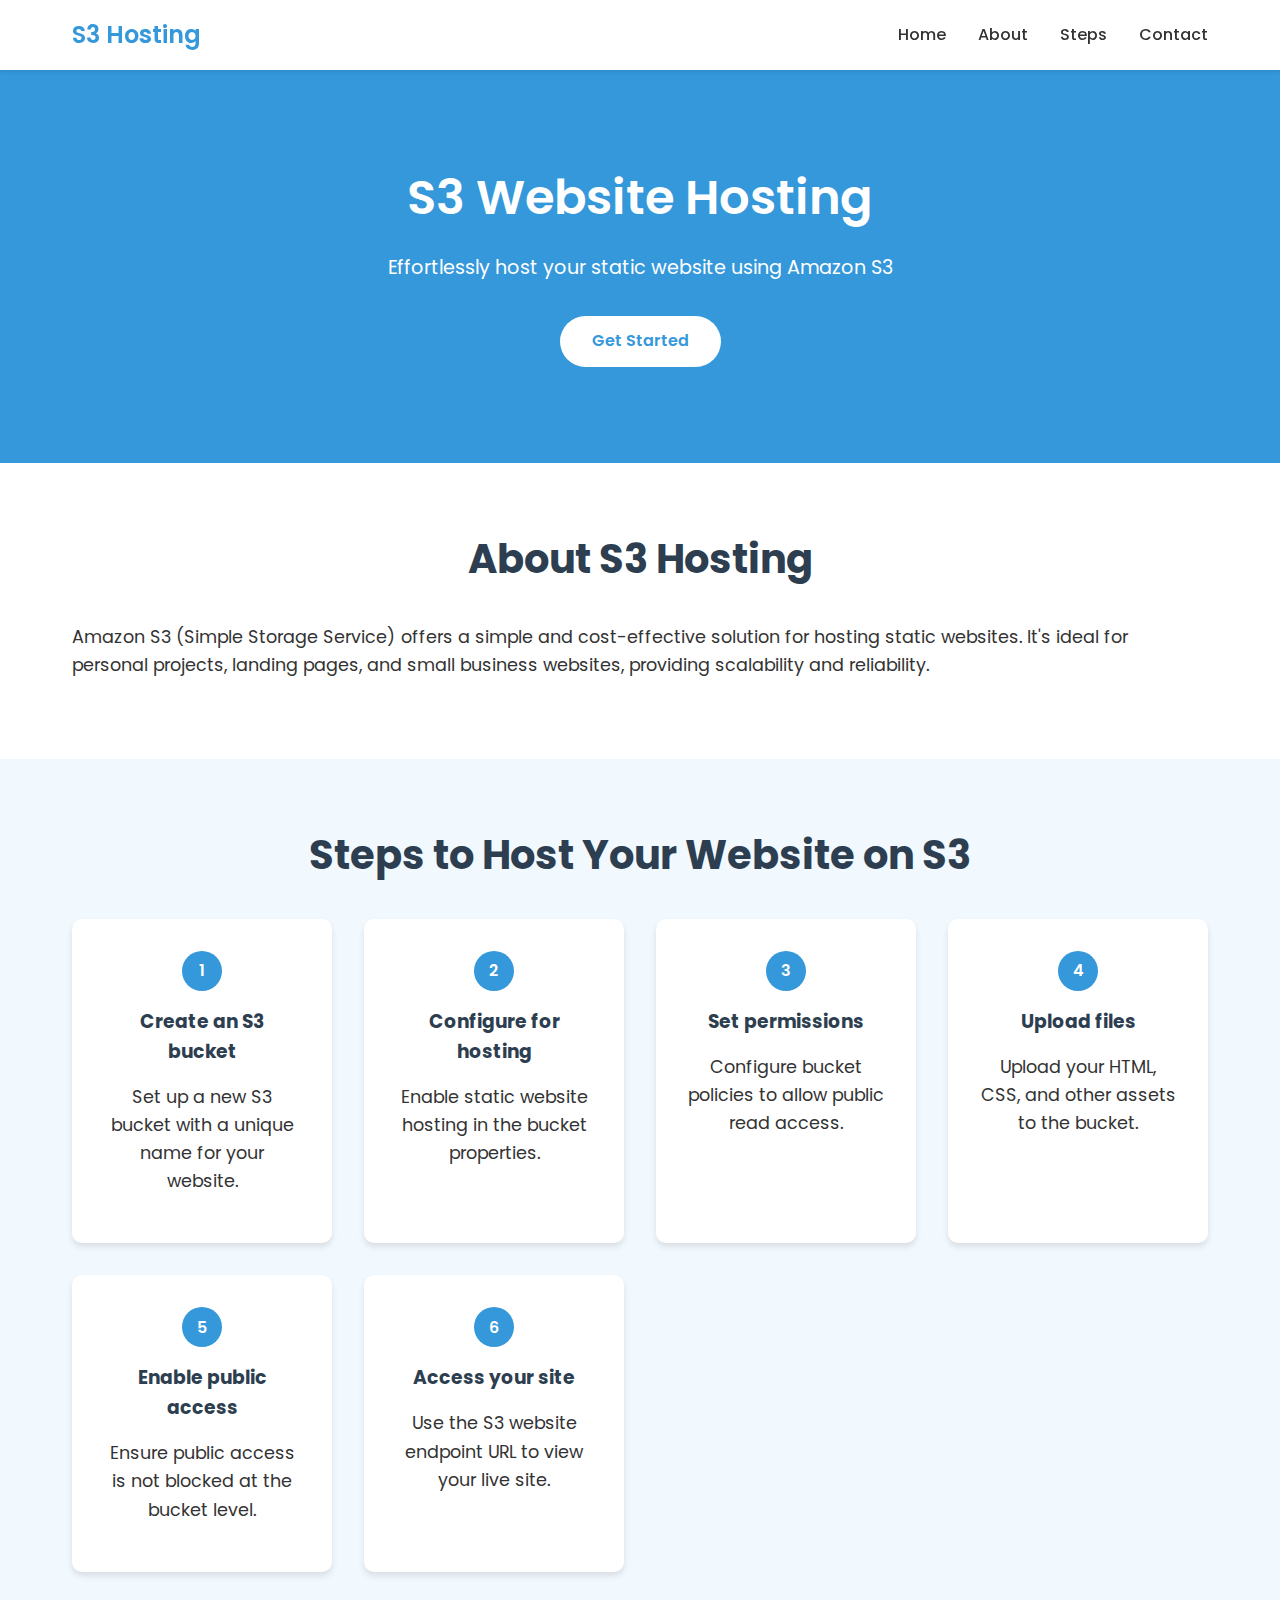
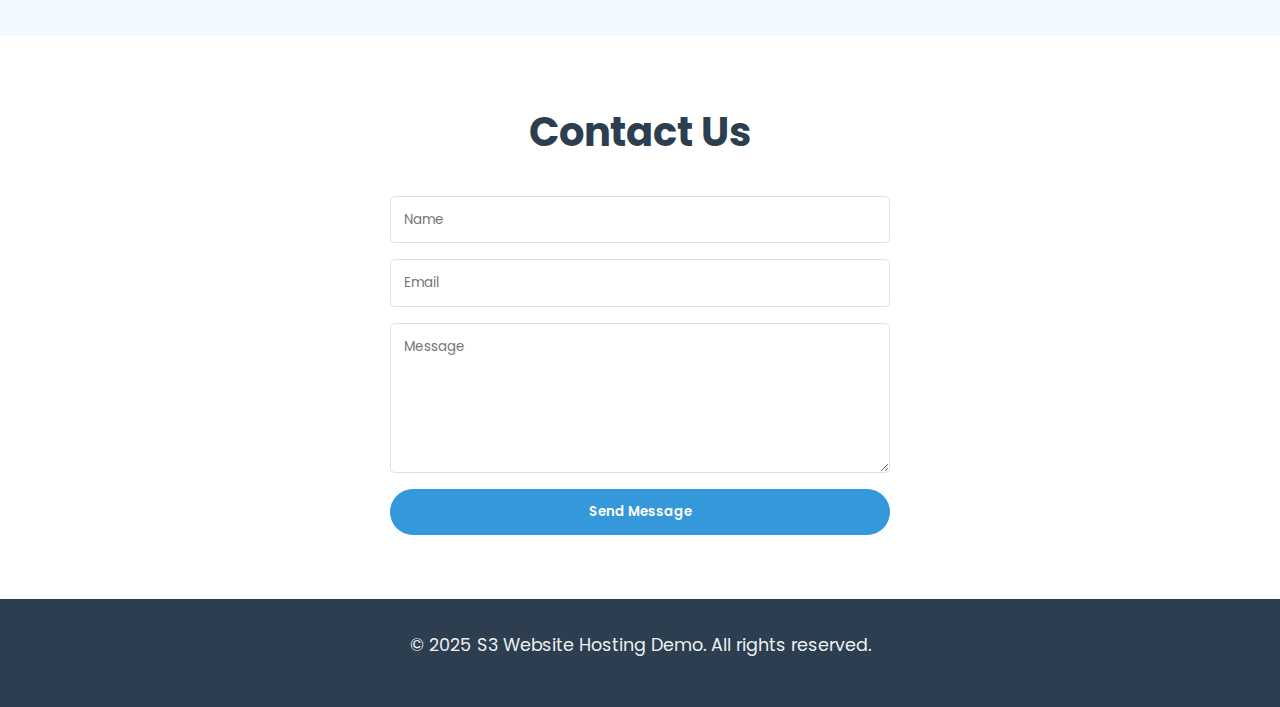
<file: S3/web/index.html>
<!DOCTYPE html>
<html lang="en">
<head>
    <meta charset="UTF-8">
    <meta name="viewport" content="width=device-width, initial-scale=1.0">
    <title>S3 Website Hosting Demo</title>
    <link rel="stylesheet" href="style.css">
    <link href="https://fonts.googleapis.com/css2?family=Poppins:wght@300;400;600&display=swap" rel="stylesheet">
</head>
<body>
    <header>
        <div class="container">
            <nav>
                <div class="logo">S3 Hosting</div>
                <ul>
                    <li><a href="#home">Home</a></li>
                    <li><a href="#about">About</a></li>
                    <li><a href="#steps">Steps</a></li>
                    <li><a href="#contact">Contact</a></li>
                </ul>
            </nav>
        </div>
    </header>

    <main>
        <section id="home" class="hero">
            <div class="container">
                <h1>S3 Website Hosting</h1>
                <p>Effortlessly host your static website using Amazon S3</p>
                <a href="#steps" class="cta-button">Get Started</a>
            </div>
        </section>

        <section id="about">
            <div class="container">
                <h2>About S3 Hosting</h2>
                <p>Amazon S3 (Simple Storage Service) offers a simple and cost-effective solution for hosting static websites. It's ideal for personal projects, landing pages, and small business websites, providing scalability and reliability.</p>
            </div>
        </section>

        <section id="steps" class="steps">
            <div class="container">
                <h2>Steps to Host Your Website on S3</h2>
                <div class="step-grid">
                    <div class="step-card">
                        <div class="step-number">1</div>
                        <h3>Create an S3 bucket</h3>
                        <p>Set up a new S3 bucket with a unique name for your website.</p>
                    </div>
                    <div class="step-card">
                        <div class="step-number">2</div>
                        <h3>Configure for hosting</h3>
                        <p>Enable static website hosting in the bucket properties.</p>
                    </div>
                    <div class="step-card">
                        <div class="step-number">3</div>
                        <h3>Set permissions</h3>
                        <p>Configure bucket policies to allow public read access.</p>
                    </div>
                    <div class="step-card">
                        <div class="step-number">4</div>
                        <h3>Upload files</h3>
                        <p>Upload your HTML, CSS, and other assets to the bucket.</p>
                    </div>
                    <div class="step-card">
                        <div class="step-number">5</div>
                        <h3>Enable public access</h3>
                        <p>Ensure public access is not blocked at the bucket level.</p>
                    </div>
                    <div class="step-card">
                        <div class="step-number">6</div>
                        <h3>Access your site</h3>
                        <p>Use the S3 website endpoint URL to view your live site.</p>
                    </div>
                </div>
            </div>
        </section>

        <section id="contact">
            <div class="container">
                <h2>Contact Us</h2>
                <form>
                    <input type="text" placeholder="Name" required>
                    <input type="email" placeholder="Email" required>
                    <textarea placeholder="Message" required></textarea>
                    <button type="submit">Send Message</button>
                </form>
            </div>
        </section>
    </main>

    <footer>
        <div class="container">
            <p>&copy; 2025 S3 Website Hosting Demo. All rights reserved.</p>
        </div>
    </footer>
</body>
</html>
</file>
<file: S3/web/style.css>
/* Reset and base styles */
* {
    margin: 0;
    padding: 0;
    box-sizing: border-box;
}

body {
    font-family: "Poppins", sans-serif;
    line-height: 1.6;
    color: #333;
    background-color: #f8f9fa;
}

.container {
    max-width: 1200px;
    margin: 0 auto;
    padding: 0 2rem;
}

/* Header and navigation */
header {
    background-color: #ffffff;
    box-shadow: 0 2px 4px rgba(0, 0, 0, 0.1);
    position: fixed;
    width: 100%;
    top: 0;
    z-index: 1000;
}

nav {
    display: flex;
    justify-content: space-between;
    align-items: center;
    padding: 1rem 0;
}

.logo {
    font-size: 1.5rem;
    font-weight: 600;
    color: #3498db;
}

nav ul {
    display: flex;
    list-style: none;
}

nav ul li {
    margin-left: 2rem;
}

nav ul li a {
    color: #333;
    text-decoration: none;
    font-weight: 500;
    transition: color 0.3s ease;
}

nav ul li a:hover {
    color: #3498db;
}

/* Main content */
main {
    margin-top: 4rem;
}

section {
    padding: 4rem 0;
}

h1,
h2,
h3 {
    color: #2c3e50;
    margin-bottom: 1rem;
}

h1 {
    font-size: 3rem;
    font-weight: 600;
}

h2 {
    font-size: 2.5rem;
    text-align: center;
    margin-bottom: 2rem;
}

p {
    margin-bottom: 1rem;
    font-size: 1.1rem;
}

/* Hero section */
.hero {
    background-color: #3498db;
    color: #ffffff;
    text-align: center;
    padding: 6rem 0;
}

.hero h1 {
    color: #ffffff;
    margin-bottom: 1rem;
}

.hero p {
    font-size: 1.2rem;
    margin-bottom: 2rem;
}

.cta-button {
    display: inline-block;
    background-color: #ffffff;
    color: #3498db;
    text-decoration: none;
    padding: 0.8rem 2rem;
    border-radius: 50px;
    font-weight: 600;
    transition: all 0.3s ease;
}

.cta-button:hover {
    background-color: #2980b9;
    color: #ffffff;
}

/* About section */
#about {
    background-color: #ffffff;
}

/* Steps section */
.steps {
    background-color: #f1f8fe;
}

.step-grid {
    display: grid;
    grid-template-columns: repeat(auto-fit, minmax(250px, 1fr));
    gap: 2rem;
}

.step-card {
    background-color: #ffffff;
    border-radius: 10px;
    padding: 2rem;
    text-align: center;
    box-shadow: 0 4px 6px rgba(0, 0, 0, 0.1);
    transition: transform 0.3s ease;
}

.step-card:hover {
    transform: translateY(-5px);
}

.step-number {
    background-color: #3498db;
    color: #ffffff;
    width: 40px;
    height: 40px;
    border-radius: 50%;
    display: flex;
    justify-content: center;
    align-items: center;
    margin: 0 auto 1rem;
    font-weight: 600;
}

/* Contact form */
#contact {
    background-color: #ffffff;
}

form {
    display: flex;
    flex-direction: column;
    max-width: 500px;
    margin: 0 auto;
}

input,
textarea {
    margin-bottom: 1rem;
    padding: 0.8rem;
    border: 1px solid #e0e0e0;
    border-radius: 5px;
    font-family: "Poppins", sans-serif;
}

textarea {
    height: 150px;
}

button {
    background-color: #3498db;
    color: #ffffff;
    border: none;
    padding: 0.8rem 2rem;
    border-radius: 50px;
    cursor: pointer;
    transition: background-color 0.3s ease;
    font-weight: 600;
    font-family: "Poppins", sans-serif;
}

button:hover {
    background-color: #2980b9;
}

/* Footer */
footer {
    background-color: #2c3e50;
    color: #ecf0f1;
    text-align: center;
    padding: 2rem 0;
}

/* 404 Page */
.not-found-page {
    display: flex;
    justify-content: center;
    align-items: center;
    height: 100vh;
    background-color: #3498db;
    color: #ffffff;
}

.not-found-content {
    text-align: center;
}

.not-found-page h1 {
    font-size: 8rem;
    font-weight: 700;
    margin-bottom: 0;
    color: #ffffff;
}

.not-found-page h2 {
    font-size: 2.5rem;
    margin-bottom: 1rem;
    color: #ffffff;
}

.not-found-page p {
    font-size: 1.2rem;
    margin-bottom: 2rem;
}

.not-found-page .cta-button {
    background-color: #ffffff;
    color: #3498db;
}

.not-found-page .cta-button:hover {
    background-color: #2c3e50;
    color: #ffffff;
}

/* Responsive design */
@media (max-width: 768px) {
    nav {
        flex-direction: column;
    }

    nav ul {
        margin-top: 1rem;
    }

    nav ul li {
        margin-left: 1rem;
        margin-right: 1rem;
    }

    h1 {
        font-size: 2.5rem;
    }

    h2 {
        font-size: 2rem;
    }

    .hero {
        padding: 4rem 0;
    }

    .step-grid {
        grid-template-columns: 1fr;
    }
}
</file>
